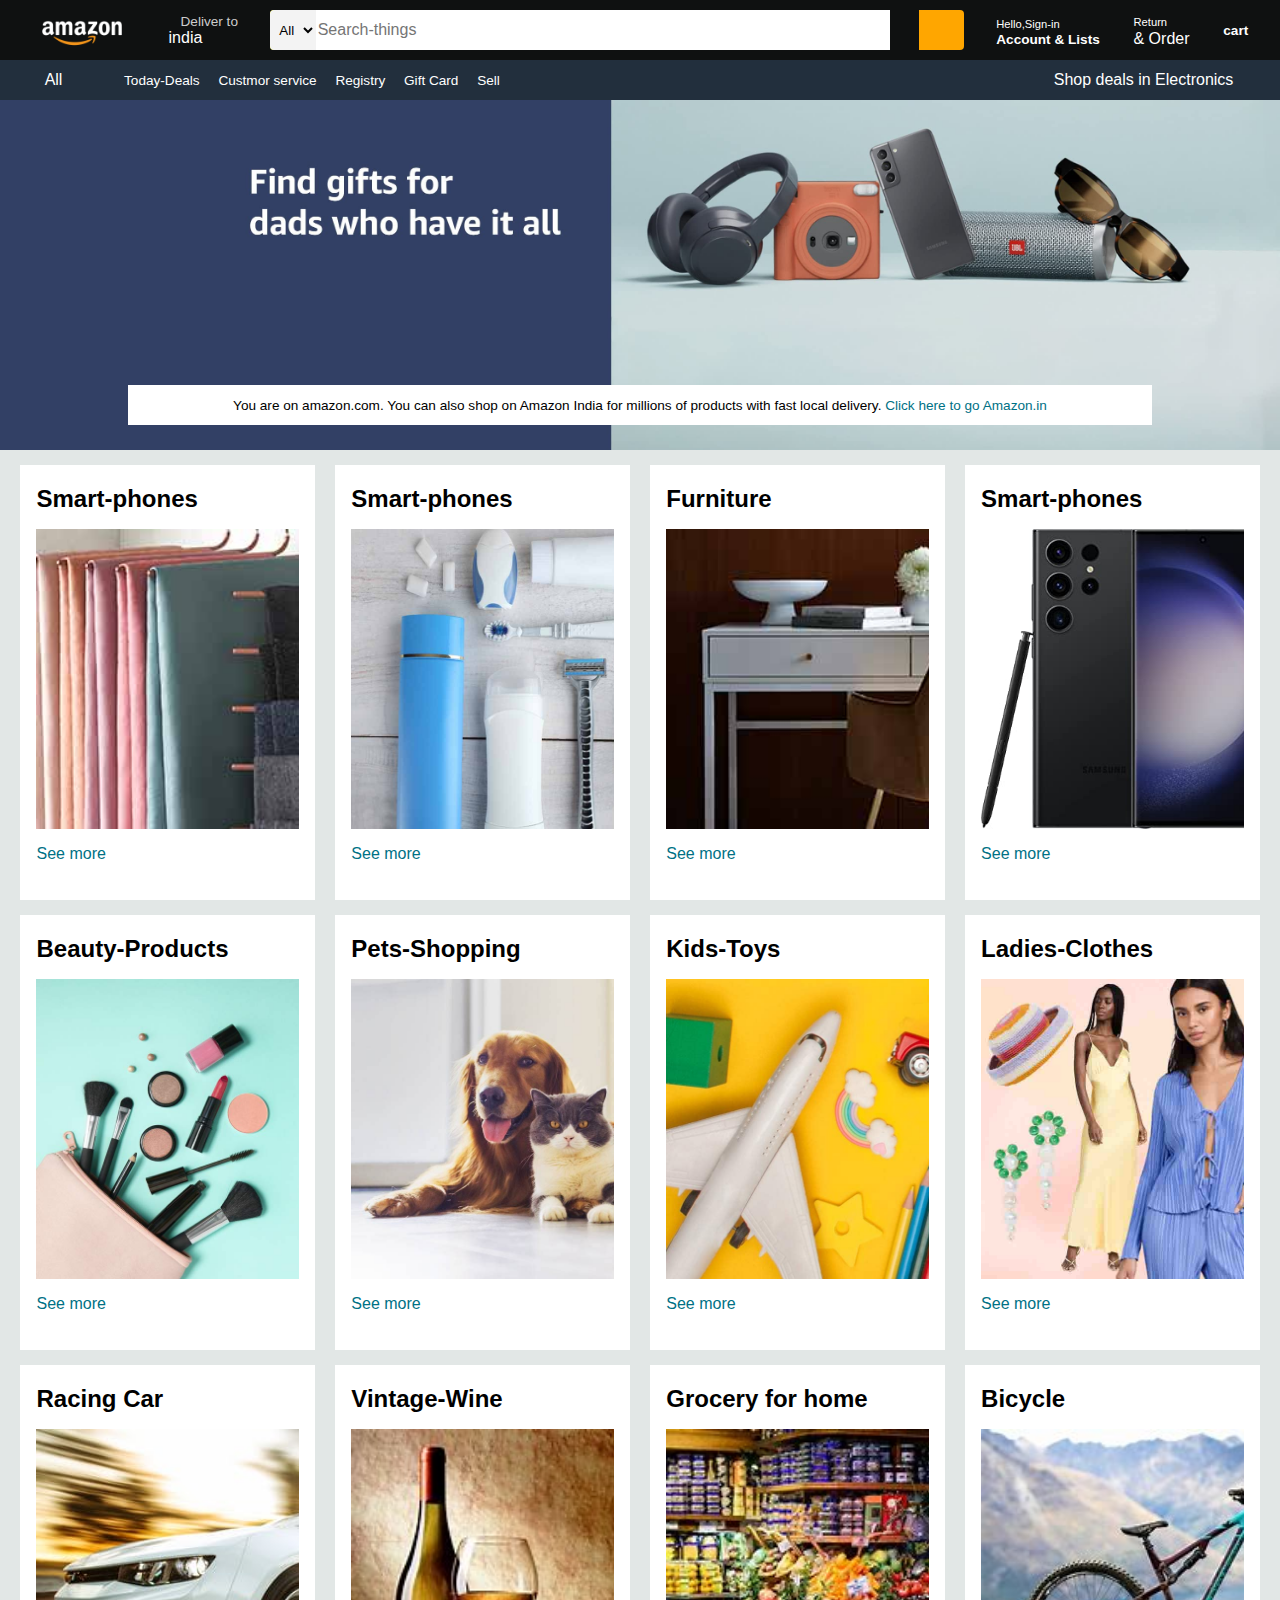
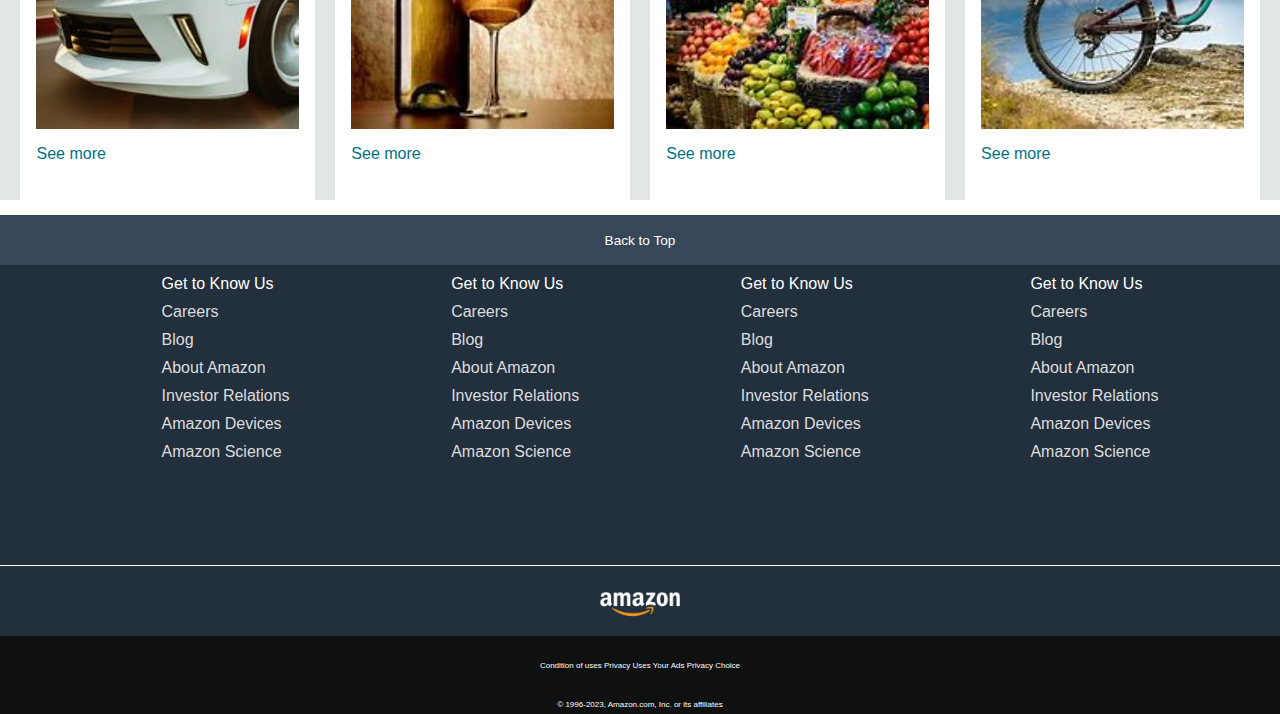
<file: Amazon/index.html>
<!DOCTYPE html>
<html lang="en">
  <head>
    <meta charset="UTF-8" />
    <meta name="viewport" content="width=device-width, initial-scale=1.0" />
    <title>Myzone</title>
    <link rel="stylesheet" href="style.css" />
    <link
      rel="stylesheet"
      href="https://cdnjs.cloudflare.com/ajax/libs/font-awesome/6.4.0/css/all.min.css"
      integrity="sha512-iecdLmaskl7CVkqkXNQ/ZH/XLlvWZOJyj7Yy7tcenmpD1ypASozpmT/E0iPtmFIB46ZmdtAc9eNBvH0H/ZpiBw=="
      crossorigin="anonymous"
      referrerpolicy="no-referrer"
    />
  </head>
  <body>
    <header>
      <div class="navbar">
        <div class="logobar border">
          <div class="logo"></div>
        </div>
        <div class="nav-addres border">
          <p class="first">Deliver to</p>
          <div class="addres-icon">
            <i class="fa-solid fa-location-dot"></i>

            <p class="second">india</p>
          </div>
        </div>
        <div class="nav-search">
          <select class="search-select">
            <option>All</option>
          </select>
          <input class= "nav"text" placeholder="Search-things">
        </div>
        <div class="search-icon">
          <i class="fa-solid fa-magnifying-glass"></i>
        </div>
        <div class="nav-sign border">
          <p><span>Hello,Sign-in</span></p>
          <p class="nav-second">Account & Lists</p>
        </div>

        <div class="nav-return border">
                <p><span>Return</span></p>
                <p class="nav-order">& Order</p>
            </div>
            <div class="nav-cart border" >
                <i class="fa-solid fa-cart-shopping"></i>
                cart
           
            </div>

            
            
      </div>


      
      <div class="panel">
        <div class="panel-all">
            <i class="fa-solid fa-bars"></i>
            All
        </div>
        <div class="panel-ops border">
            <p>Today-Deals</p>
            <p>Custmor service</p>
            <p>Registry</p>
            <p>Gift Card</p>
            <p>Sell</p>
        </div>
        <div class="deals border">
            Shop deals in Electronics
        </div>
      </div>
    </header>
    <div class="hero-section">
        <div class="hero-msg">
            <p>You are on amazon.com. You can also shop on Amazon India for millions of products with fast local delivery. <a>Click here to go Amazon.in</a></p>
        </div>
    </div>
    <div class="shop-section">
      <div class="box4 box">  <div class="content">
        <h2>Smart-phones</h2>
        <div class="img-1" style="background-image: url('box1_image.jpg');"></div>
        <p>See more</p>
       </div></div>

          
          
       <div class="box4 box">  <div class="content">
        <h2>Smart-phones</h2>
        <div class="img-1" style="background-image: url('box2_image.jpg');"></div>
        <p>See more</p>
       </div></div>

        <div class="box3 box ">  <div class="content">
          <h2>Furniture</h2>
          <div class="img-1" style="background-image: url('box3_image.jpg');">
          <div class="gra"></div></div>
          <p>See more</p>
         </div></div>

        <div class="box4 box">  <div class="content">
          <h2>Smart-phones</h2>
          <div class="img-1" style="background-image: url('box4_image.jpg');"></div>
          <p>See more</p>
         </div></div>

         <div class="box4 box">  <div class="content">
          <h2>Beauty-Products</h2>
          <div class="img-1" style="background-image: url('box5_image.jpg');"></div>
          <p>See more</p>
         </div></div>

         <div class="box4 box">  <div class="content">
          <h2>Pets-Shopping</h2>
          <div class="img-1" style="background-image: url('box6_image.jpg');"></div>
          <p>See more</p>
         </div></div>

         <div class="box4 box">  <div class="content">
          <h2>Kids-Toys</h2>
          <div class="img-1" style="background-image: url('box7_image.jpg');"></div>
          <p>See more</p>
         </div></div>

         <div class="box4 box">  <div class="content">
          <h2>Ladies-Clothes</h2>
          <div class="img-1" style="background-image: url('box8_image.jpg');"></div>
          <p>See more</p>
         </div></div>

         <div class="box4 box">  <div class="content">
          <h2>Racing Car</h2>
          <div class="img-1" style="background-image: url('car-10.jpeg');"></div>
          <p>See more</p>
         </div></div>

         <div class="box4 box">  <div class="content">
          <h2>Vintage-Wine</h2>
          <div class="img-1" style="background-image: url('wine-11.jpg');"></div>
          <p>See more</p>
         </div></div>

         <div class="box4 box">  <div class="content">
          <h2>Grocery for home</h2>
          <div class="img-1" style="background-image: url('groc-12.jpg');"></div>
          <p>See more</p>
         </div></div>

         <div class="box4 box">  <div class="content">
          <h2>Bicycle</h2>
          <div class="img-1" style="background-image: url('download.jpg');"></div>
          <p>See more</p>
         </div></div>

         
    </div>

    <footer>
      <div class="foot-panel1">
        Back to Top
      </div>
      <div class="foot-panel2">
        <ul>
         <p> Get to Know Us</p>
<a>Careers</a>
<a>Blog</a>
<a>About Amazon</a>
<a>Investor Relations</a>
<a>Amazon Devices</a>
<a>Amazon Science</a>

        </ul>

        <ul>
          <p> Get to Know Us</p>
 <a>Careers</a>
 <a>Blog</a>
 <a>About Amazon</a>
 <a>Investor Relations</a>
 <a>Amazon Devices</a>
 <a>Amazon Science</a>
 
         </ul>

         <ul>
          <p> Get to Know Us</p>
 <a>Careers</a>
 <a>Blog</a>
 <a>About Amazon</a>
 <a>Investor Relations</a>
 <a>Amazon Devices</a>
 <a>Amazon Science</a>
 
         </ul>

         <ul>
          <p> Get to Know Us</p>
 <a>Careers</a>
 <a>Blog</a>
 <a>About Amazon</a>
 <a>Investor Relations</a>
 <a>Amazon Devices</a>
 <a>Amazon Science</a>
 
         </ul>
      </div>

      <div class="foot-panel3">
        <div class="logo">

        </div>

      </div>
      <div class="foot-panel4">
        <div class="pages">
          <a>Condition of uses</a>
          <a>Privacy Uses</a>
          <a>Your Ads Privacy Choice</a>

        </div>
        <div class="copyright">© 1996-2023, Amazon.com, Inc. or its affiliates</div>
        
      </div>

    </footer>
  </body>
</html>
</file>
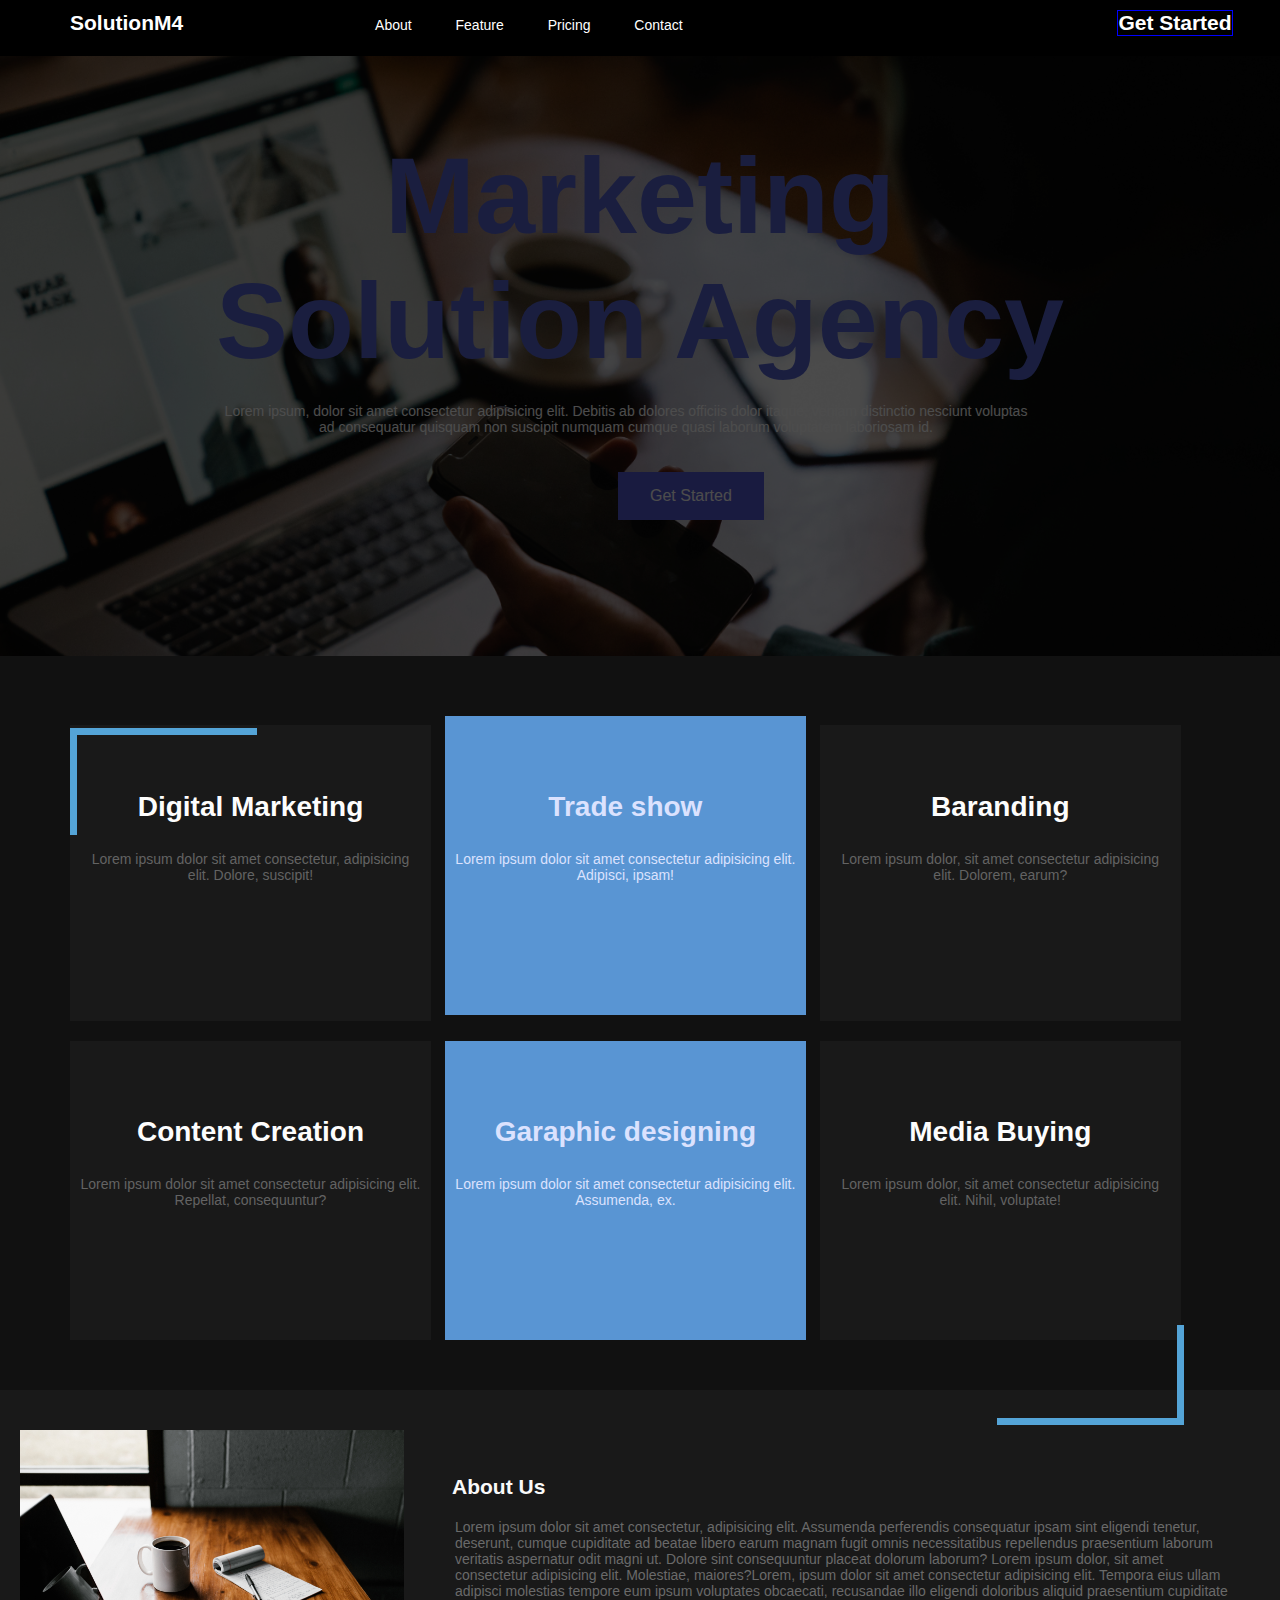
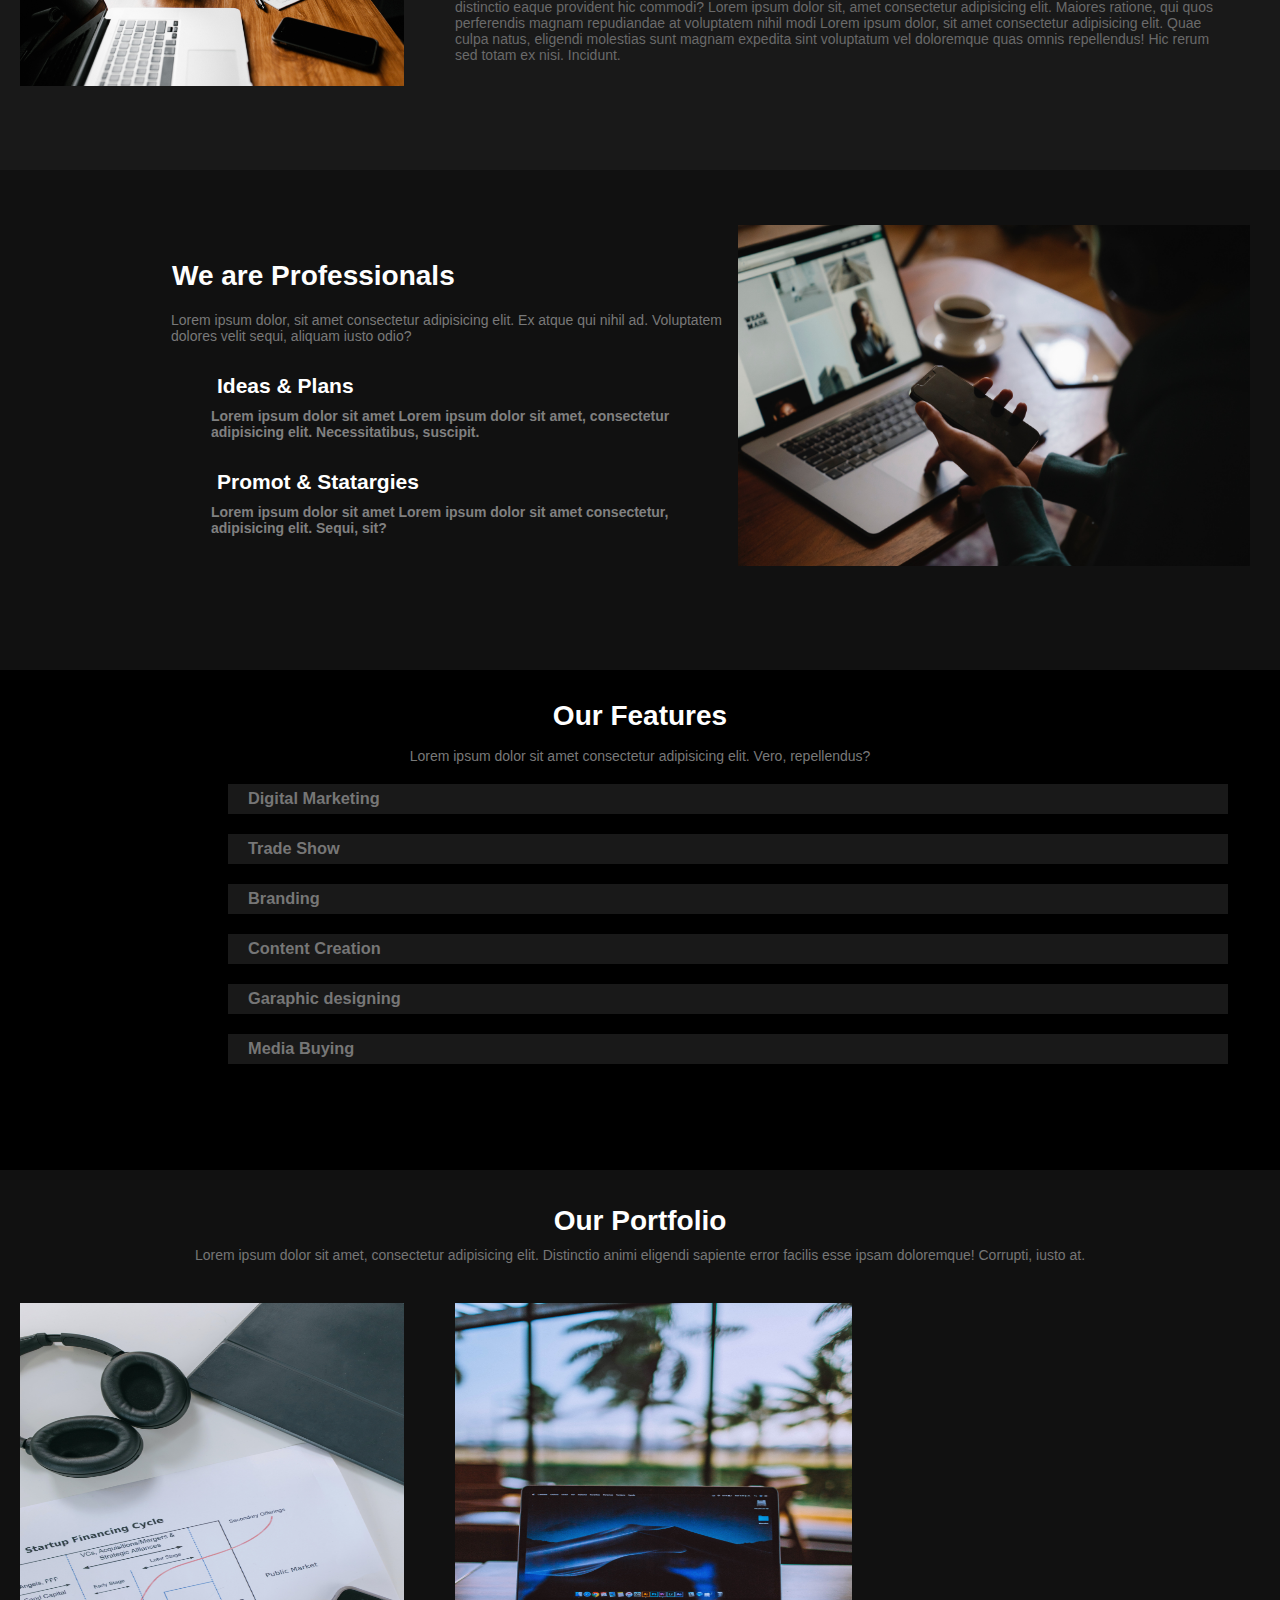
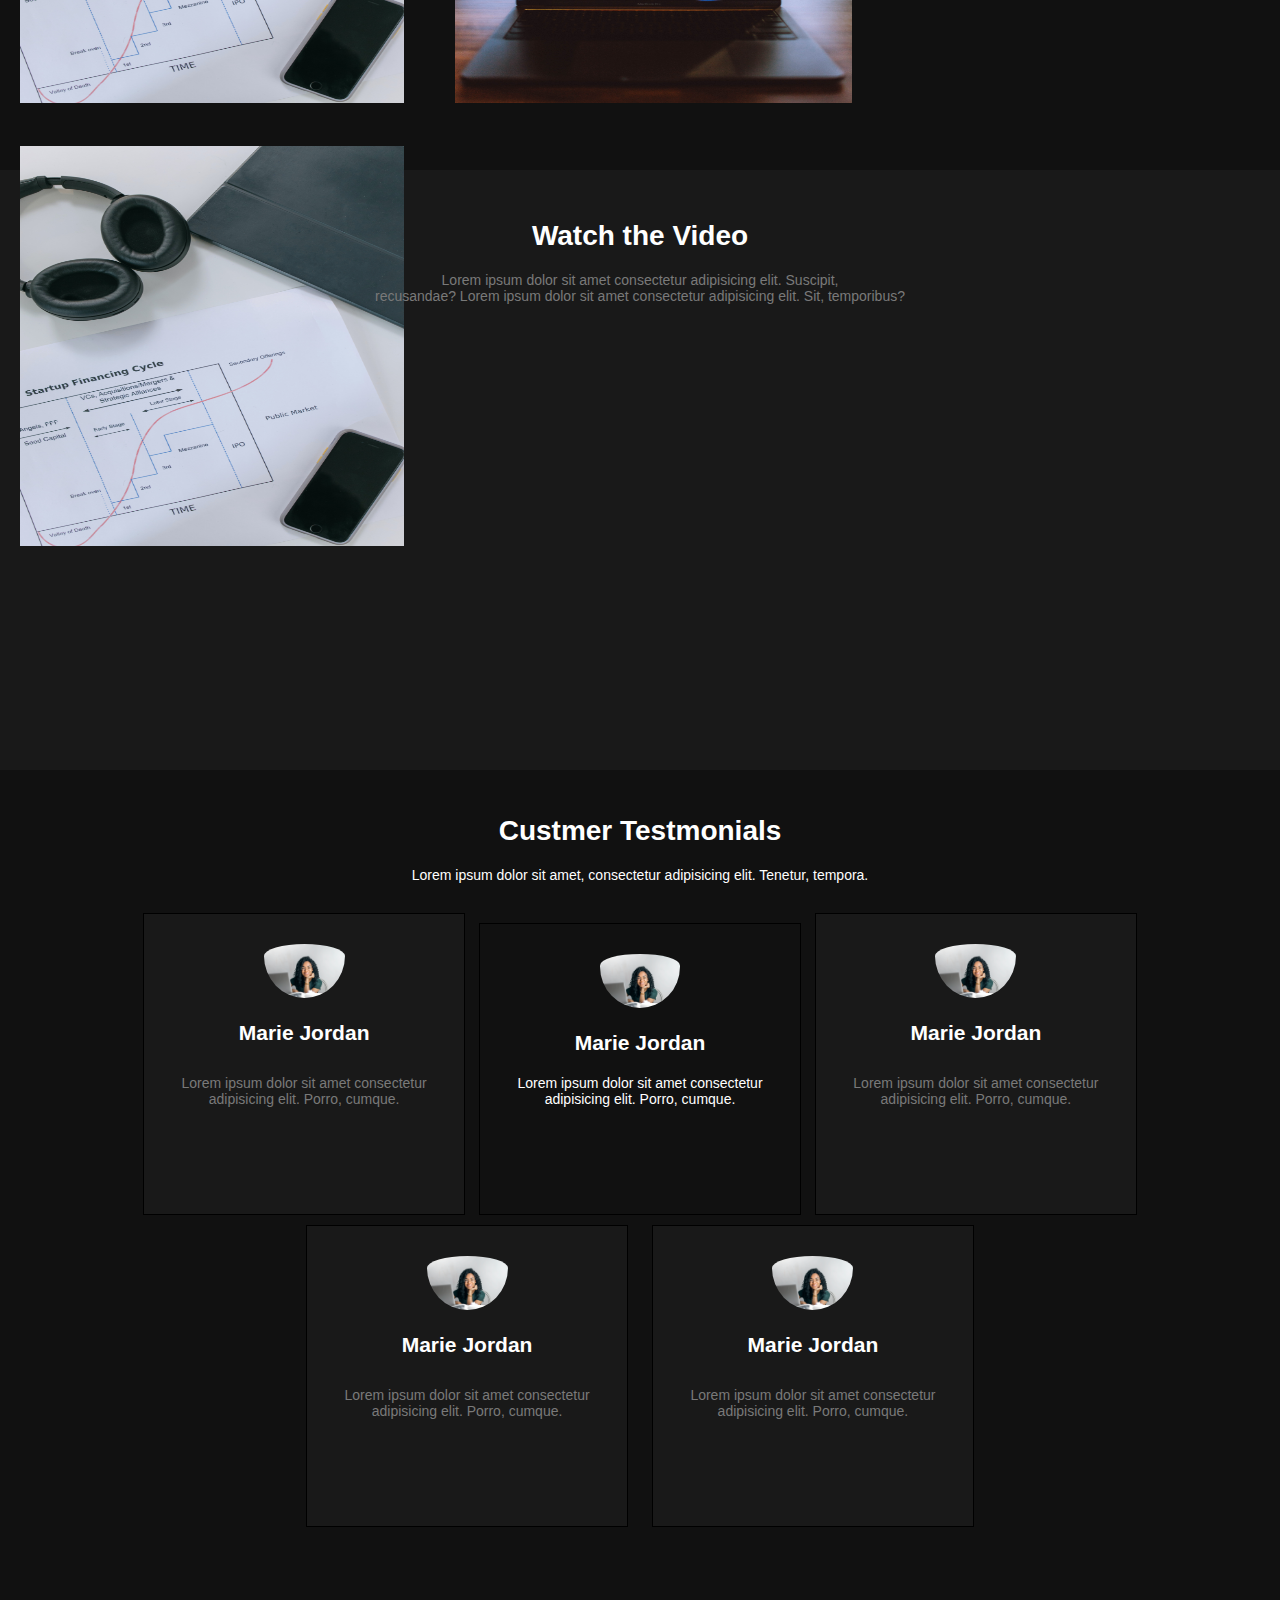
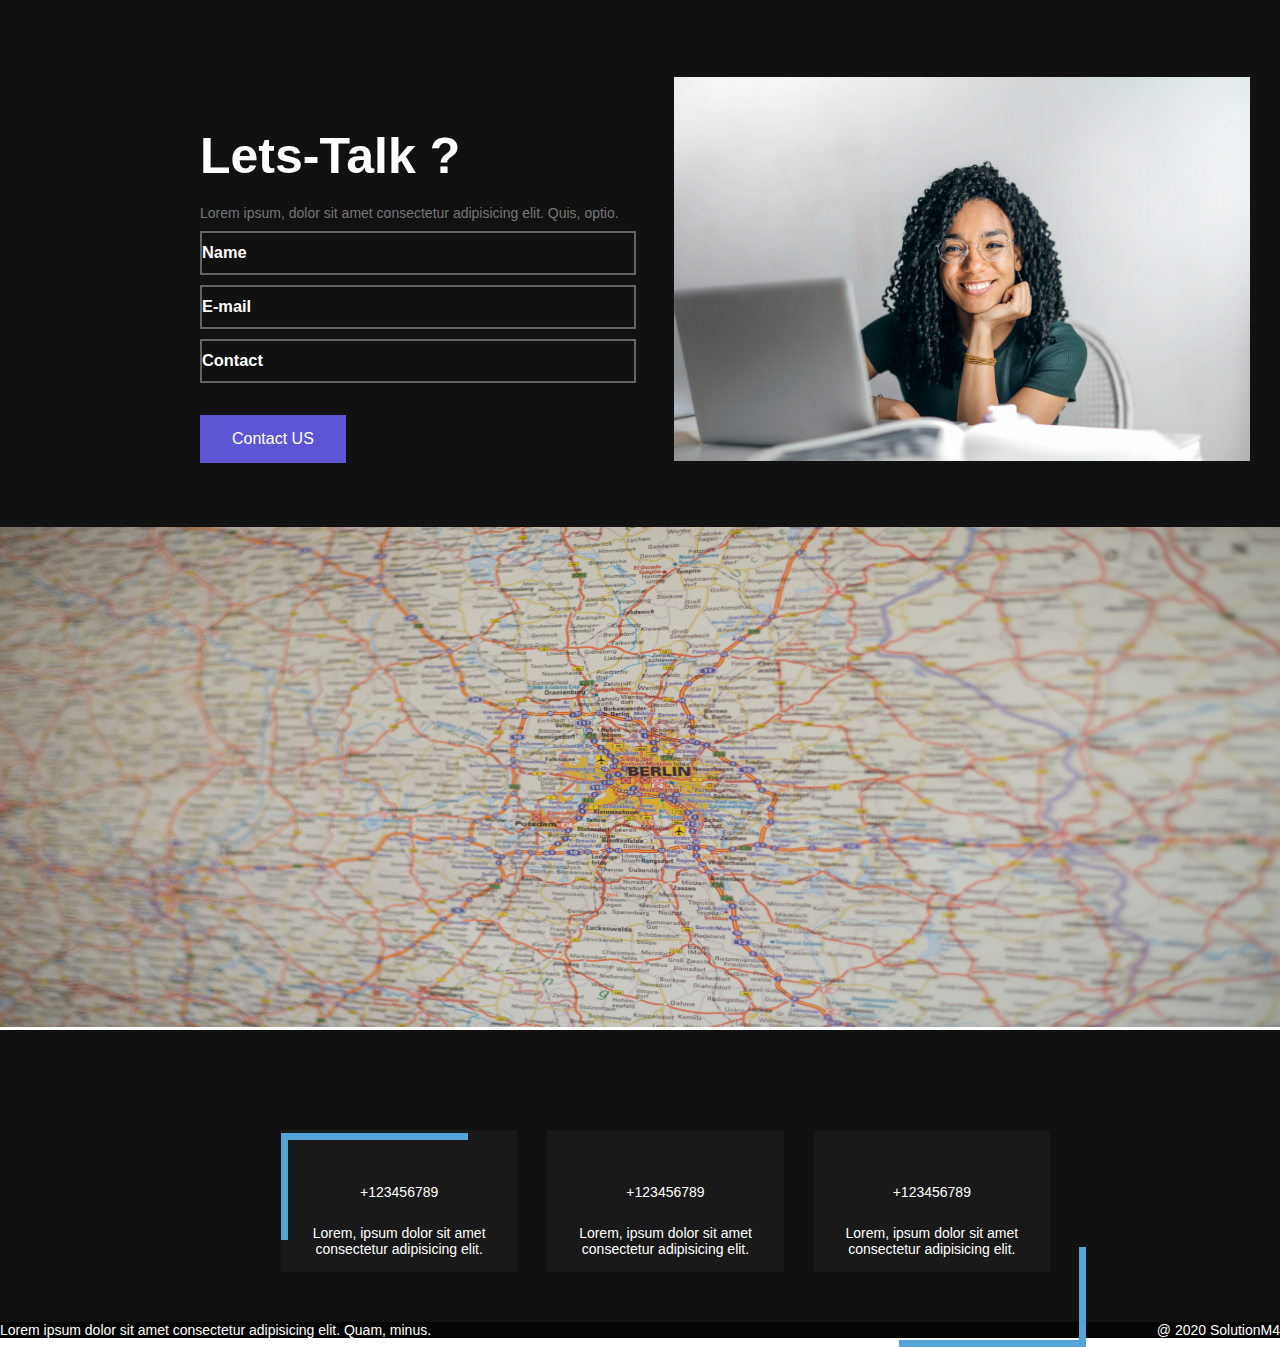
<file: Amazon/Flipkart/index.html>
<!DOCTYPE html>
<html lang="en">
<head >
  <meta charset="UTF-8">
  <meta name="viewport" content="width=device-width, initial-scale=1.0">
  <title>solution</title>
  <link rel="stylesheet" href="style.css">
  <link rel="stylesheet" href="https://cdnjs.cloudflare.com/ajax/libs/font-awesome/6.4.0/css/all.min.css" integrity="sha512-iecdLmaskl7CVkqkXNQ/ZH/XLlvWZOJyj7Yy7tcenmpD1ypASozpmT/E0iPtmFIB46ZmdtAc9eNBvH0H/ZpiBw==" crossorigin="anonymous" referrerpolicy="no-referrer" />
  <link rel="preconnect" href="https://fonts.googleapis.com">
  <link rel="preconnect" href="https://fonts.gstatic.com" crossorigin>
  <link href="https://fonts.googleapis.com/css2?family=Roboto:wght@100&display=swap" rel="stylesheet">
</head>
<body>
<header>
  <div class="logo">
    <h2>SolutionM4</h2>
  </div>
  <nav>
    <ul>
      <li><a href="#">About</a></li>
      <li><a href="#">Feature</a></li>
      <li><a href="#">Pricing</a></li>
      <li><a href="#">Contact</a></li>
      <div class="font">
        <i class="fa-brands fa-twitter"></i>
        <i class="fa-brands fa-skype"></i>
        <i class="fa-brands fa-instagram"></i>
      </div>
      <div class="start">
          <h2>  <i class="fa-solid fa-rocket"></i>  Get Started</h2>
      </div>
  
    </ul>
  

    
  </nav>




  <div class="img">
   <h1>Marketing
    <br>Solution Agency
   </h1>
   <p>Lorem ipsum, dolor sit amet consectetur adipisicing elit. Debitis ab dolores officiis dolor itaque, veniam distinctio nesciunt voluptas ad consequatur quisquam non suscipit numquam cumque quasi laborum voluptatem laboriosam id.</p>

   
  <button>  <i class="fa-regular fa-paper-plane"></i> Get Started</button>
      
  </div>

  <div class="service-conatiner">
    <div class="allservices">
        <div class="services-block fr-border-design">

          <i class="fa fa-paper-plane" aria-hidden="true"></i>

          <h1>Digital Marketing</h1>
          <p>Lorem ipsum dolor sit amet consectetur, adipisicing elit. Dolore, suscipit!</p>
          <br>
          <br>
          <i class="fa-solid fa-circle-arrow-right"></i>
        </div>
        <div class="services-block2">
          <i class="fa-solid fa-dollar-sign "></i>
          
          <h1>Trade show</h1>
          <p>Lorem ipsum dolor sit amet consectetur adipisicing elit. Adipisci, ipsam!</p>
          <br>
          <br>
          <i class="fa-solid fa-circle-arrow-right"></i>
        </div>
        <div class="services-block">
          <i class="fa-solid fa-plane fa-rotate-270"></i>
          <h1>Baranding</h1>
          <p>Lorem ipsum dolor, sit amet consectetur adipisicing elit. Dolorem, earum?</p>
          <br>
          <br>
          <i class="fa-solid fa-circle-arrow-right"></i>
        </div>
        <div class="services-block4 ">
          <i class="fa-solid fa-pen-to-square"></i>
          <h1>Content Creation</h1>
          <p>Lorem ipsum dolor sit amet consectetur adipisicing elit. Repellat, consequuntur?</p>
          <br>
          <br>
          <i class="fa-solid fa-circle-arrow-right"></i>
        </div>
        <div class="services-block2">
          <i class="fa-solid fa-wand-magic-sparkles"></i>
        
          <h1>Garaphic designing</h1>
          <p>Lorem ipsum dolor sit amet consectetur adipisicing elit. Assumenda, ex.</p>
          <br>
          <br>
          <i class="fa-solid fa-circle-arrow-right"></i>
        </div>
        <div class="services-block4 fr-border-design4">
          <i class="fa-solid fa-cart-shopping"></i>
          <h1>Media Buying</h1>
          <p>Lorem ipsum dolor, sit amet consectetur adipisicing elit. Nihil, voluptate!</p>
          <br>
          <br>
          <i class="fa-solid fa-circle-arrow-right"></i>
        </div>



      </div>

    </div>
  </div>

  <div class="about">
    <div class="company">
      <img src="note.jpg" alt="note">
    </div>
      <div class="banner-text">
        <i class="fa-solid fa-horizontal-rule" style="color: #006b8f;"></i>
        <h2>About Us</h2>
     <p>Lorem ipsum dolor sit amet consectetur, adipisicing elit. Assumenda perferendis consequatur ipsam sint eligendi tenetur, deserunt, cumque cupiditate ad beatae libero earum magnam fugit omnis necessitatibus repellendus praesentium laborum veritatis aspernatur odit magni ut. Dolore sint consequuntur placeat dolorum laborum?
      Lorem ipsum dolor, sit amet consectetur adipisicing elit. Molestiae, maiores?Lorem, ipsum dolor sit amet consectetur adipisicing elit. Tempora eius ullam adipisci molestias tempore eum ipsum voluptates obcaecati, recusandae illo eligendi doloribus aliquid praesentium cupiditate distinctio eaque provident hic commodi?
      Lorem ipsum dolor sit, amet consectetur adipisicing elit. Maiores ratione, qui quos perferendis magnam repudiandae at voluptatem nihil modi Lorem ipsum dolor, sit amet consectetur adipisicing elit. Quae culpa natus, eligendi molestias sunt magnam expedita sint voluptatum vel doloremque quas omnis repellendus! Hic rerum sed totam ex nisi. Incidunt.
     </p>
      </div>
     

   
  </div>


  <div class="container">
    <div class="section">
   <img src="computer.jpg" >

    </div>
    <div class="write">
     <h1>We are Professionals</h1>
     <p>Lorem ipsum dolor, sit amet consectetur adipisicing elit. Ex atque qui nihil ad. Voluptatem dolores velit sequi, aliquam iusto odio?</p>
     <h2>Ideas & Plans</h2>
    <h4>Lorem ipsum dolor sit amet Lorem ipsum dolor sit amet, consectetur adipisicing elit. Necessitatibus, suscipit.</h4>

      <h2><i class="fa-solid fa-circle-arrow-up"></i>Promot & Statargies</h2>
    <h4>Lorem ipsum dolor sit amet Lorem ipsum dolor sit amet consectetur, adipisicing elit. Sequi, sit?</h4>
    </div>
  </div>


  <div class="features">
    <div class="blocks">
      <h1>Our Features</h1>
      <br>
      <p>Lorem ipsum dolor sit amet consectetur adipisicing elit. Vero, repellendus?</p>





    </div>


    <div class="box-content">
      <div class="box-1">
        <h3>Digital Marketing <i class="fa-solid fa-plus"></i></h3>
      </div>
  
      <div class="box-1">
        <h3>Trade Show <i class="fa-solid fa-plus"></i></h3>
      </div>
  
      <div class="box-1">
        <h3>Branding <i class="fa-solid fa-plus"></i> </h3>
       
      </div>
  
      <div class="box-1">
        <h3>Content Creation <i class="fa-solid fa-plus"></i></h3>
      </div>
  
      <div class="box-1">
        <h3>Garaphic designing <i class="fa-solid fa-plus"></i></h3>
      </div>
  
      <div class="box-1">
        <h3>Media Buying <i class="fa-solid fa-plus"></i></h3>
      </div>
  
      
    </div>
   
  </div>
  <div class="portfolio">
    <div class="port-container">
      <h1>Our Portfolio</h1>
      <p>Lorem ipsum dolor sit amet, consectetur adipisicing elit. Distinctio animi eligendi sapiente error facilis esse ipsam doloremque! Corrupti, iusto at.</p>
    <img src="finance.jpg"alt="finance">

    <div class="mid">
      <img  src="blue.jpg"alt="blue">
      <div class="blue-text" >
        <p>Lorem ipsum, dolor sit Lorem ipsum dolor 
          <br>sit amet consectetur adipisicing 
          <br>elit. Eaque, voluptatibus?

        </p>
      </div> 
     


      
</div>

    <img src="finance.jpg" alt="finance">
    
    
    </div>

  </div>

  <div class="video">
    
    <div class="video-text">
      <h1>Watch the Video</h1>
      <p>Lorem ipsum dolor sit amet consectetur adipisicing elit. Suscipit, 
        <br>recusandae?
        Lorem ipsum dolor sit amet consectetur adipisicing elit. Sit, temporibus?
      </p>
      <iframe width="50%" height="400" src="https://www.youtube.com/embed/HB4I2CgkcCo" title="Computer Basics: Inside a Computer" frameborder="0" allow="accelerometer; autoplay; clipboard-write; encrypted-media; gyroscope; picture-in-picture; web-share" allowfullscreen></iframe>
    
    </div>

    
  </div>

  <div class="custmor">
    <div class="reviews">
      <h1>Custmer Testmonials</h1>

      <p>Lorem ipsum dolor sit amet, consectetur adipisicing elit. Tenetur, tempora.</p>
      <div class="cards">
        <div class="card-1">
          <img src="lady.jpg" alt="lady">
          <h2>Marie Jordan</h2>

          <p>Lorem ipsum dolor sit amet consectetur adipisicing elit. Porro, cumque.</p>
          <span class="fa fa-star checked"></span>
<span class="fa fa-star checked"></span>
<span class="fa fa-star checked"></span>
<span class="fa fa-star checked"></span>



        </div>




        <div class="card-2">
          <img src="lady.jpg" alt="lady">
         
            <h2>Marie Jordan</h2>

          <p>Lorem ipsum dolor sit amet consectetur adipisicing elit. Porro, cumque.</p>
          <span class="fa fa-star checked"></span>
<span class="fa fa-star checked"></span>
          



        </div>




        <div class="card-1">
          <img src="lady.jpg" alt="lady">
          <h2>Marie Jordan</h2>

          <p>Lorem ipsum dolor sit amet consectetur adipisicing elit. Porro, cumque.</p>
          <span class="fa fa-star checked"></span>
<span class="fa fa-star checked"></span>
<span class="fa fa-star checked"></span>
<span class="fa fa-star checked"></span>
<span class="fa fa-star checked"></span>
<span class="fa fa-star checked"></span>



        </div>



        <div class="card-1">
          <img src="lady.jpg" alt="lady">

          <h2>Marie Jordan</h2>

          <p>Lorem ipsum dolor sit amet consectetur adipisicing elit. Porro, cumque.</p>
          <span class="fa fa-star checked"></span>
<span class="fa fa-star checked"></span>
<span class="fa fa-star checked"></span>




        </div>



        <div class="card-1">
          <img src="lady.jpg" alt="lady">
          <h2>Marie Jordan</h2>

          <p>Lorem ipsum dolor sit amet consectetur adipisicing elit. Porro, cumque.</p>
          <span class="fa fa-star checked"></span>
<span class="fa fa-star checked"></span>
<span class="fa fa-star checked"></span>
<span class="fa fa-star checked"></span>
<span class="fa fa-star checked"></span>




        </div>

      </div>
    </div>
  </div>

  <div class="contact">
    <div class="con-pic">
      <img src="lady.jpg" alt="lady">

    </div>
    <div class="contact-text">
      <h1>Lets-Talk ?</h1>

      <p>Lorem ipsum, dolor sit amet consectetur adipisicing elit. Quis, optio.</p>
<h3>Name</h3>
<h3>E-mail</h3>
<h3>Contact</h3>
<br>
<br>

        <button>Contact US</button>
        
      </form> 
      
    </div>

  </div>


  <div class="map">
    <div class="map-pic">
      <img src="map.jpg" alt="map">
    </div>
  </div>



 <div class="last">
  <div class="last-container">
    <div class="cont-1 fr-border-design">
      <i class="fa-solid fa-phone"></i>
      <br>
      <p>+123456789</p>

      <p>Lorem, ipsum dolor sit amet consectetur adipisicing elit.</p>

      <i class="fa-solid fa-circle-arrow-right"></i>

    </div>

    <div class="cont-12">
      <i class="fa-solid fa-envelope"></i>
      <br>
      <p>+123456789</p>

      <p>Lorem, ipsum dolor sit amet consectetur adipisicing elit.</p>

      <i class="fa-solid fa-circle-arrow-right"></i>

    </div>

    <div class="cont-11 fr-border-design44">
      <i class="fa-solid fa-location-dot"></i>
      <br>
      <p>+123456789</p>

      <p>Lorem, ipsum dolor sit amet consectetur adipisicing elit.</p>

      <i class="fa-solid fa-circle-arrow-right"></i>

    </div>
    
    
  </div>
 </div>

 <div class="footer">
  
  <div class="copyright">
    <p>@ 2020 SolutionM4</p>
  </div>
  
  <div class="foot-text">
    <p>Lorem ipsum dolor sit amet consectetur adipisicing elit. Quam, minus.</p>
  </div>
    
      
  
 </div>


































</header>



  

</body>
</html>
</file>
<file: Amazon/style.css>
*{
    margin: 0;
    font-family: Arial;
    border: border-box;
}
.navbar{
    height: 60px;
    background-color:#0f1111 ;
    color: white;
    display: flex;
    align-items: center;
    justify-content: space-evenly;
}
.logobar{
    height: 50px;
    width: 100px;

}
.logo{
    background-image: url("amazon_logo.png");
    height: 50px;
    width: 100%;
    background-size: cover;
}
.border{
    border: 2px solid transparent;
}
.border:hover{
    border: 1.5px solid white;
}

/*box 2*/
.first{
    color: #cccccc;
    font-size: 0.85rem;
    margin-left: 15px; 
}
.second{
    font-size: 1rem;
    margin-left: 3px;
}
.addres-icon{
    display: flex;
    align-items: center;
}
/*box 3*/

.nav-search{
    display: flex;
    background-color: yellow;
    width:620px ;
    height: 40px;
    border-radius: 4px;
    justify-content: space-evenly;
}
.nav-search:hover{
    border: 2px solid orange;
}
.search-select{
    background-color: #f3f3f3;
    width: 50px;
    text-align: center;
    border-top-left-radius: 4px;
    border-bottom-left-radius: 4px;
    border: none;
    
}
.nav{
    width: 100%;
    font-size: 1rem;
    border: none;
}
.search-icon{
    width: 45px;
    height:40px ;
    font-size: 1.2rem;
    display: flex;
    justify-content: center;
    align-items: center;
    background-color: rgb(255, 166, 0);
    border-top-right-radius: 4px;
    border-bottom-right-radius: 4px;
    color: #0f1111;
}
/*box 4*/

span{
    font-size: 0.7rem;
}
.nav-second{
    font-size: 0.85rem;
    font-weight: 700;
}
.nav-cart i{
    font-size: 35px;
}
.nav-cart{
    font-size: 0.85rem;
    font-weight: bold;
    display: flex;
    align-items: center;
    
}



/*panel*/
.panel{
    height: 40px;
    background-color: #222f3d;
    display: flex;
    color: white;
    align-items: center;
    justify-content: space-evenly;

}
.panel-ops p{
    display: inline;
    margin-left: 15px;
}
.panel-ops{
    width: 70%;
    font-size: 0.85rem;
}
.deals{
    font-size: 1rem;
}

/**hero section*/


.hero-section{
    background-image: url(hero_image.jpg);
    height: 350px;
   background-size: cover;
   display: flex;
   justify-content: center;
   align-items: flex-end;
}

.hero-msg{
    background-color: white;
    color: black;
    height: 40px;
    display: flex;
    align-items: center;
    justify-content: center;
    font-size: 0.85rem;
    width: 80%;
    margin-bottom: 25px;
}
.hero-msg a{
    color: #007185;
}
.shop-section{
    display: flex;
    flex-wrap: wrap;
    justify-content: space-evenly;
    background-color: #e2e7e6;
    
}

/**shop section*/

.box{
    height: 400px;
    
    width: 23%;
    background-color: white;
    padding: 20px 0px 15px;
    margin-top: 15px;
}
.img-1{
    height: 300px;
    background-size: cover;
    margin-top: 1rem;
    margin-bottom: 1rem;
    position: relative;
}

   

.content{
    margin-left: 1rem;
    margin-right: 1rem;
}

.content p{
    color: #007185;
}
footer{
    margin-top: 15px;
}
.foot-panel1{
    background-color: #37475a;
    color: white;
    height: 50px;
    display: flex;
    justify-content: center;
    align-items: center;
   font-size: 0.85rem;


}

.foot-panel2{
    background-color: #222f3d;
    color: white;
    height: 300px;
    display: flex;
    justify-content: space-evenly;
    
}
ul{
    margin-top: 10px;
}
ul a{
    display: block;
    margin-top: 10px;
    color: #dddddd;


}

.foot-panel3{
   
    background-color: #222f3d;
    color: #cccccc;
    border-top: 0.5px solid white;
    height: 70px;
    display: flex;
    align-items: center;
    justify-content: center;
}

.logo{
    background-image: url("amazon_logo.png");
    height: 50px;
    width: 100px;
    background-size: cover;
}
.foot-panel4{
    background-color: #0f1111;
    color: white;
}
.pages{
    font-size: 0.5rem;
    text-align: center;
    padding: 25px;
}
.copyright{
    font-size: 0.5rem;
    text-align: center;
    padding: 5px;
}
</file>
<file: Amazon/Flipkart/style.css>
*{
    margin: 0;
    padding: 0;
}
body{
    font-family: 'Lucida Sans', 'Lucida Sans Regular', 'Lucida Grande', 'Lucida Sans Unicode', Geneva, Verdana, sans-serif;
    font-size: 14px;
}

.logo{
    display: inline-block;
    color: white;
    margin-top: 10px;
    padding: 0 70px;
}
nav{
    display: inline-block;
    margin-top: 10px;
    color: white;
    padding-left: 98px;
}

li{
    display: inline-block;
    padding: 0 20px;
    color: white;

}
a{
    text-decoration: none;
    color: white;
}
header{
    background-color: black;
    height: 84px;
}
.font{
    display: inline-block;
padding: 0 16px;
margin-left: 199px;

}
.start{
    display: inline-block;
    border: 1px solid blue;
    margin-left: 176px;
    
   
}
.img{
    background-image: url("computer.jpg");
width: 100%;
background-size: cover;
height: 600px;
margin-top: 20px;


}
.img::before{
   content: "";
    width: 100%;
   
    height: 600px;
  
    opacity: 0.7;
    position: absolute;
    background-color: black;

}

.img h1{
    text-align: center;
padding-top: 77px;
font-size: 108px;
font-weight: bold;
color: #5967d4;

}
.img p{
    text-align: center;
    color: white;
    
    padding-left: 220px;
    padding-right: 248px;
    margin-top: 20px;
}

.img button {
    margin-left: 618px;
    margin-top: 37px;
    background-color: #565ad8; /* Green */
    border: none;
    color: white;
    padding: 15px 32px;
    text-align: center;
    text-decoration: none;
    display: inline-block;
    font-size: 16px;
    
  }
  
  .service-conatiner{
    width: 100%;
   padding-top: 40px;
    background-color: #111111;
    padding-bottom: 50px;
  }
.allservices {
    width: 100%;
    max-width: 1140px;
    margin: 0 auto;
}
.services-block {
background-color: #191919;
display: inline-block;
width: 361px;
text-align: center;
padding-bottom: 106px;
margin-right: 10px;
padding-top: 45px;


}

.fafa-paper-plane{
font-size: 15px;

}

.fr-border-design {
position: relative;
}

.fr-border-design:before {
    content: '';
    position: absolute;
    border-left: 7px solid #54a4d7;
    width: 180px;
    left: 0px;
    top: 3px;
height: 100px;

}

.fr-border-design::after {
  content: '';
  position: absolute;
  border-top: 7px solid #54a4d7;
  width: 180px;
  left: 0px;
  top: 3px;
  height: 100px;}

.fr-border-design::after {
    content: '';
  position: absolute;
  border-left: 7px solid #54a4d7;
  width: 180px;
  left: 0px;
  top: 3px;
height: 100px;

  
}
.fr-border-design4{
  position: relative;
}
.fr-border-design4::before {
  content: '';
position: absolute;
border-right: 7px solid #54a4d7;
width: 180px;
left: 177px;
top: 284px;
height: 100px;

}

.fr-border-design4::after {
  content: '';
  position: absolute;
  border-bottom: 7px solid #54a4d7;
  width: 180px;
  left: 177px;
  top: 377px;}

.services-block4{
    background-color: #191919;
    display: inline-block;
    width: 361px;
    text-align: center;
    margin-top: 20px;
margin-right: 10px;
padding-top: 45px;

padding-bottom: 100px;
}




.services-block h1{
   margin-top: 10px;
   margin-top: 21px;
   color: #fdfdfd;

}
.services-block p{
    margin-top: 28px;
   
    margin-left: 10px;
    margin-right: 10px;
    color:#636363;
  }


.services-block4 h1{
    margin-top: 30px;
color: #fdfdfd;;
}
.services-block4 p{
    margin-top: 28px;
    
    margin-left: 10px;
    margin-right: 10px;
    color: #636363;
  }


 .services-block2{
    background-color:#5995d3;
    display: inline-block;
    width: 361px;
    text-align: center;
    margin-top: 20px;
margin-right: 10px;
padding-top: 45px;


padding-bottom: 100px;
 }
 .services-block2 h1{
    margin-top: 30px;
    color:#dbe2fe;

 }
 .services-block2 p{
    margin-top: 28px;
    
    margin-left: 10px;
    margin-right: 10px;
    color: #dbe2fe;
 }
 .services-block4 i{
    font-size: 40px;
    color: #567dda;
 }
 .services-block i{
    font-size: 40px;
    color: #567dda;
 }
 .services-block2 i{
    font-size:40px ;
    color: white;
 }

.about{
    width: 100%;
    padding-top: 40px;
     background-color: #191919;
     height: 340px;
    
    
}
.company img{
    min-width: 10%;
    width: 30%;

    float: left;
    padding-left: 20px;

  }
  
 



.banner-text h2{
    padding-left: 452px;
    color: #f9f9f9;
    margin-top: 45px;
}

.banner-text p{
    padding-left: 455px;
padding-right: 50px;
margin-top: 20px;
color: #6a6a6a;
}

.container{
    background-color: #111111;
    height: 500px;
    width: 100%;
}
.section{

}
.section img{
    min-width: 40%;
    width: 30%;
    float: right;
padding-right: 30px;
padding-top: 55px;

  }

  .write h1{
    color: #fefefe;
    padding-top: 90px;
padding-left: 172px;
  }
  .write p{
    color: #797979;
    padding-left: 171px;
    padding-top: 20px;
  }
  
  .write h2{
    padding-left: 217px;
    margin-top: 30px;
    color:white
  }
  
  .write h4{
    padding-left: 211px;
padding-top: 10px;
color: gray;

  }



  .features{
    background-color:black;
    width: 100%;
    height: 500px;
  }
.blocks h1{
    text-align: center;
  

padding-top: 30px;
color: white;
}
.blocks p{
    text-align: center;
    color: #797979;
}
.box-1{
    width: 1000px;
    background-color: #191919;
    width: 1000px;
background-color: #191919;
margin-left: 228px;

margin-top: 20px;
height: 30px;
}
.box-1 h3{
    color: #767676;
    padding-left: 20px;
    padding-top: 5px;
}

.box-1 i{
    float: right;
    padding-right: 20px;
color: #4b5e7e;
}

.portfolio{
width: 100%;
background-color: #111111;
height: 600px;

}
.port-container{
 

}
.port-container h1{
text-align: center;
color: white;
padding-top: 35px;
}

.port-container p{
    text-align: center;
    color: #767676;
    padding-top: 10px;


}
.portfolio img{
    width: 30%;
    
    display: inline-block;
    padding-top: 40px;
    height: 400px;
    padding-right: 20px;
    padding-left: 20px;
}

.video{
    background-color: #191919;
    height: 600px;
}

.video-text h1{

    text-align: center;
    color: white;

}
.video-text p{
    text-align: center;
    padding-top: 20px;
    color: #797979;
}
.video-text{
    padding-top: 50px;
}
iframe{
    padding-left: 350px;
    
    padding-top: 20px;
}

.custmor{
    width: 100%;
    background-color: #111111;
    
}

.reviews{
    text-align: center;
    padding-top: 45px;
}
.reviews h1{
    color: white;
}
.reviews p{
    padding: 20px;
    color: white;

}
.card-1{
    height: 300px;
    width: 25%;
    border: 1px solid black;
    background-color: #191919;
    display: inline-block;
    margin-right: 10px;
margin-left: 10px;
margin-top: 10px;
}
.card-1 img{
    height: 54px;
border-radius: 50%;
padding-top: 30px;
}
.card-1 h2{
    color: white;
    padding-top: 20px;
}
.card-1 p{
    padding-top: 30px;
    color: #797979;
}
.checked{
    color: #54a4d7;
}
.card-2{
    height: 290px;
    width: 25%;
    border: 1px solid black;
    
    display: inline-block;

}

.card-2 img{
    height: 54px;
border-radius: 50%;
padding-top: 30px;
}

.contact{
    background-color:#111111;
    height: 600px;

}
.con-pic img{
    min-width: 10%;
    padding-right: 30px;
    
    width: 45%;
float: right;
padding-top: 150px

}
button {
    background-color: #5e55d2; /* Green */
    border: none;
    color: white;
    padding: 15px 32px;
    text-align: center;
    text-decoration: none;
    display: inline-block;
    font-size: 16px;
  }
  .contact-text{
    padding-top: 200px;
    padding-left: 200px;
   
  }
  .contact-text h1{
    color: white;
    font-size: 50px;
  }
  .contact-text p{
    color: #767676;
    padding-top: 20px;
  }

  .contact-text h3{
    border: 2px solid #636363;
    color: white;
    width: 40%;
    height: 30px;
padding-top: 10px;
margin-top: 10px;
    
  }
  .blue-text {
    visibility: hidden;
    position: absolute;
    font-size: 15px;
    color: #fff;
  }
  .mid:hover .blue-text {
    visibility: visible;

  }
  .mid:hover::before{
    background-color: #54a4d7;
content: "";
width: 29%;
    height: 404px;
    opacity: 0.5;
    position: absolute;
    
    margin-top: 38px;
    margin-left: 27px;
  }
  
  
  .mid{
    display: inline-block;
  }
  .mid img{
    width: 90%;
    display: inline-block;
    padding-top: 40px;
    height: 400px;
    padding-right: 148px;
    padding-left: 27px;
  }
  .blue-text p{
    
    top: -270px;

position: relative;
color: white;
padding-left: 70px;
    
        
      }
  
  .map-pic{

  }
  .map-pic img{
    height: 500px;
    width: 100%;
  }
  
  .last{
    padding-bottom: 50px;
    width: 100%;
    background-color: #111111;
  }

  .last-container{
    display: inline-block;
    padding-top: 100px;
padding-left: 281px;
display: flex;
padding-right: 200px;

  }


  .cont-1{
    width: 60%;
    background-color: #191919;
    text-align: center;
    padding-bottom: 15px;
    display: inline-block;
    margin-right: 30px;
  }
  
  .cont-1 p{
    color: white;
   
    padding-top: 25px;

   
  }.cont-1 i{
    font-size: 25px;
   padding-top: 20px;
   color: #4b5e7e;

      }

      .footer {
        bottom: 0;
        width: 100%;
        background-color: #040402;
        color: white;
       
        
     }
  .footer p{
   color: white;
    
    
  }
  
  .copyright{
    float: right;
    text-align: top;
  }
  .copyright p{
    color: white;
   
  }
  


  .card-2 h2{
    color: white;
    padding-top: 20px;
}
.card-2p{
    padding-top: 30px
}

.card-2 span{
background-color: #191919;
}
.card-2:hover{
  background-color: #576bde;
  height: 185px;
 
  
}

.cont-11{
  width: 60%;
  background-color: #191919;
  text-align: center;
  padding-bottom: 15px;
  display: inline-block;
  margin-right: 30px;
}
.cont-11 p{
  color: white;
 
  padding-top: 25px;

 
}.cont-11 i{
  font-size: 25px;
 padding-top: 20px;
 color: #4b5e7e;

    }

    .fr-border-design44{
      position: relative;
    }
    .fr-border-design44::before {
      content: '';
position: absolute;
border-right: 7px solid #54a4d7;
width: 180px;
left: 85px;
top: 117px;
height: 100px;
    
    }
    
    .fr-border-design44::after {
      content: '';
      position: absolute;
      border-bottom: 7px solid #54a4d7;
      width: 180px;
      left: 85px;
      top: 210px;
    }

    .cont-12{
      width: 60%;
      background-color: #191919;
      text-align: center;
      padding-bottom: 15px;
      display: inline-block;
      margin-right: 30px;
    }
    .cont-12 p{
      color: white;
     
      padding-top: 25px;
    
     
    }.cont-12 i{
      font-size: 25px;
     padding-top: 20px;
     color: #4b5e7e;
    
        }
        .cont-12:hover{
background-color: #576bde;
height: 85px;
        }
</file>
